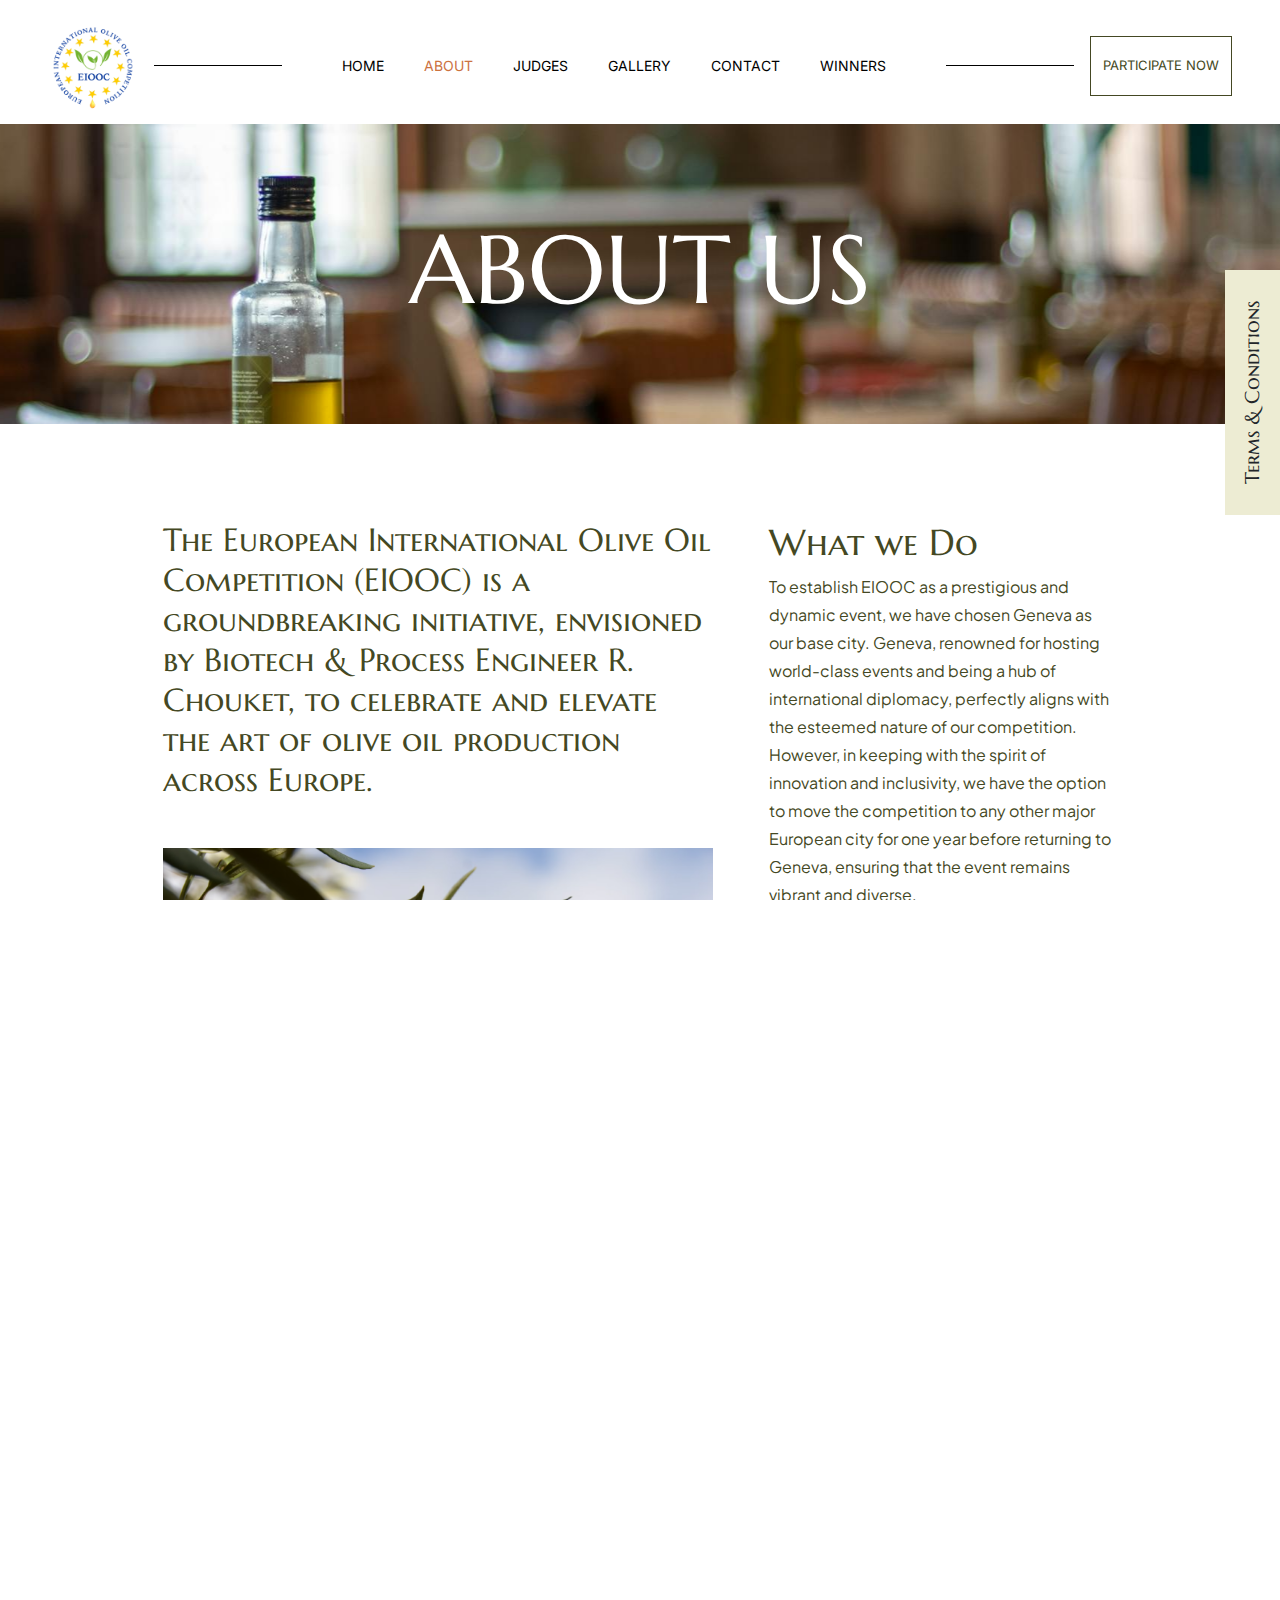
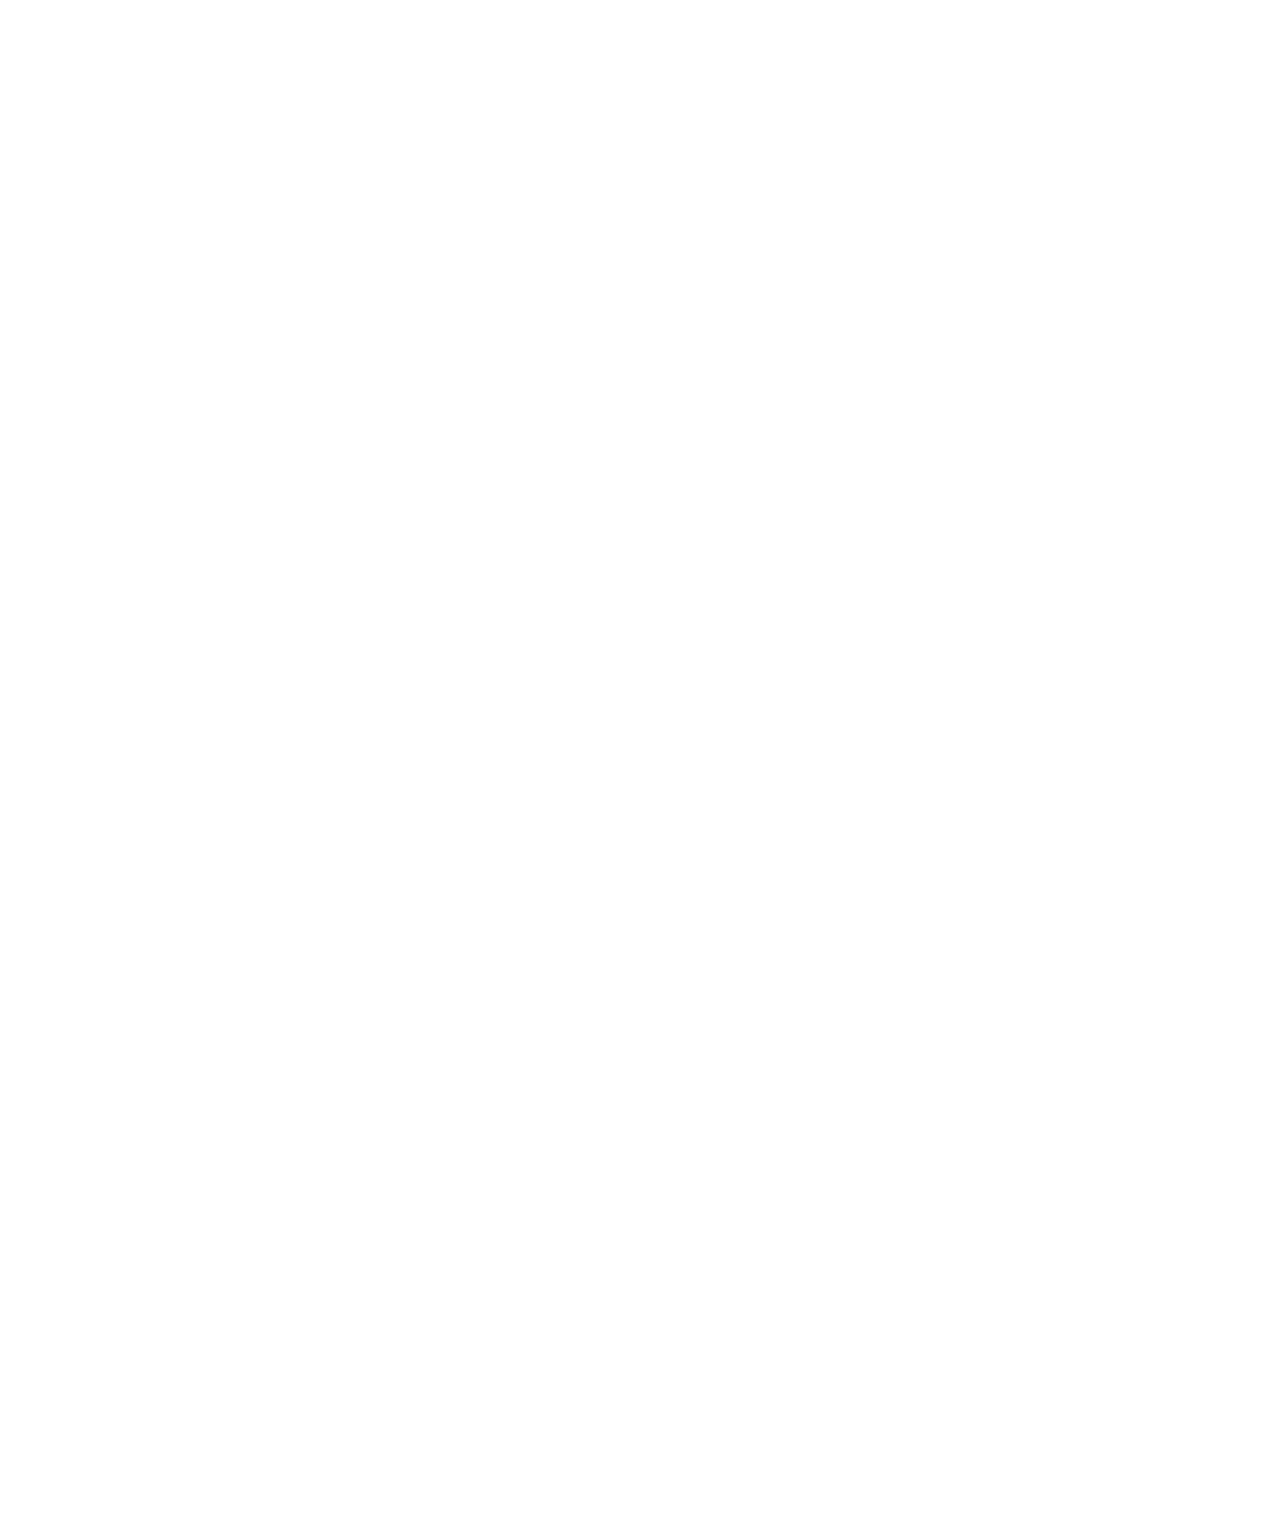
<file: about.html>
<!DOCTYPE html>
<html lang="en">

<head>
  <meta charset="UTF-8" />
  <meta name="viewport" content="width=device-width, initial-scale=1.0" />
  <title>EIOOC</title>
  <!-- CSS Files -->
  <link rel="stylesheet" href="assets/css/bootstrap.min.css" />
  <link rel="stylesheet" href="https://cdnjs.cloudflare.com/ajax/libs/font-awesome/6.6.0/css/all.min.css"
    integrity="sha512-Kc323vGBEqzTmouAECnVceyQqyqdsSiqLQISBL29aUW4U/M7pSPA/gEUZQqv1cwx4OnYxTxve5UMg5GT6L4JJg=="
    crossorigin="anonymous" referrerpolicy="no-referrer" />
  <link rel="stylesheet" href="assets/css/style.css" />
  <link rel="stylesheet" href="assets/css/responsive.css" />
</head>

<body>
  <div class="wrapper">
    <!-- NavBar -->
    <nav class="navbar navbar-expand-lg navbar-light px-3 px-md-5 pt-3">
      <div class="container-fluid p-0">
        <a class="navbar-brand" href="index.html">
          <img src="assets/images/logo.png" alt="Site-Logo" />
        </a>
        <!-- Custom Hamburger Icon -->
        <label class="hamburger d-block d-lg-none" for="menuToggle">
          <input id="menuToggle" type="checkbox" data-bs-toggle="collapse" data-bs-target="#collapsibleNavbar" />
          <svg viewBox="0 0 32 32">
            <path class="line line-top-bottom"
              d="M27 10 13 10C10.8 10 9 8.2 9 6 9 3.5 10.8 2 13 2 15.2 2 17 3.8 17 6L17 26C17 28.2 18.8 30 21 30 23.2 30 25 28.2 25 26 25 23.8 23.2 22 21 22L7 22">
            </path>
            <path class="line" d="M7 16 27 16"></path>
          </svg>
        </label>

        <!-- Collapsible Menu -->
        <div class="collapse navbar-collapse" id="collapsibleNavbar">
          <div class="left-line d-none d-lg-block"></div>
          <ul class="navbar-nav position-relative mx-auto gap-4 mt-4 mt-lg-0">
            <li class="nav-item">
              <a class="nav-link " href="index.html">Home</a>
            </li>
            <li class="nav-item">
              <a class="nav-link active" href="about.html">About</a>
            </li>
            <li class="nav-item">
              <a class="nav-link" href="#">Judges</a>
            </li>
            <li class="nav-item">
              <a class="nav-link" href="#">Gallery</a>
            </li>
            <li class="nav-item">
              <a class="nav-link" href="#">Contact</a>
            </li>
            <li class="nav-item">
              <a class="nav-link" href="#">Winners</a>
            </li>
          </ul>
          <div class="right-line me-3 d-none d-lg-block "></div>

          <!-- Button inside the collapse (only visible on small screens) -->
          <button class="btn nav-button d-lg-none mt-3 w-100">
            PARTICIPATE NOW
          </button>
        </div>

        <!-- Button outside the collapse (only visible on large screens) -->
        <button class="btn nav-button d-none d-lg-block fs-13">
          PARTICIPATE NOW
        </button>
      </div>
    </nav>

    <!-- Hero Section -->
    <div class="px-3 px-md-5 hero-section-about d-flex justify-content-center align-items-center">
      <h1 class="font-marcellus text-center fs-96 text-white ">ABOUT US</h1>

    </div>

    <!-- What we do -->
    <div class="what-we-do p-3 p-md-5 mt-5">
      <div class="row gx-0 gx-lg-3">
        <div class="col-lg-7">
          <div>
            <h2 class="font-marcellus olive-green heading2">
              The European International Olive Oil Competition (EIOOC) is a groundbreaking initiative, envisioned by
              Biotech & Process Engineer R. Chouket, to celebrate and elevate the art of olive oil production across
              Europe.
            </h2>
            <div class="mt-5">
              <img src="assets/images/leaves.png" alt="leaves" class="w-100" />
            </div>
          </div>
        </div>
        <div class="col-lg-5 ps-lg-5">
          <div>
            <h3 class="mt-4 mt-lg-0 olive-green heading2 font-marcellus">What we Do</h3>
            <p class="pb-5 heading3">
              To establish EIOOC as a prestigious and dynamic event, we have
              chosen Geneva as our base city. Geneva, renowned for hosting
              world-class events and being a hub of international diplomacy,
              perfectly aligns with the esteemed nature of our competition.
              However, in keeping with the spirit of innovation and
              inclusivity, we have the option to move the competition to any
              other major European city for one year before returning to
              Geneva, ensuring that the event remains vibrant and diverse.
            </p>
            <p class="heading3">
              As a competition that geographically spans the entire continent
              of Europe, the EIOOC distinguishes itself by its unparalleled
              preparation, distinctive format, and rich traditions.
            </p>
          </div>
        </div>
      </div>
    </div>
    <div class="bg-pink p-3 px-md-5 py-4">
      <div class="what-we-do ">
        <div class="row  gx-4">
          <div class="col-md-6 col-lg-4">
            <div>
              <h2 class="heading1 font-marcellus olive-green">“We love what we do,how we do it, and the people involved”
              </h2>
            </div>
          </div>
          <div class="col-md-6 col-lg-8">
            <div>
              <p class="heading3 olive-green">
                Our mission is to provide a prestigious platform for producers to showcase their finest products,
                inspire innovation, and drive excellence within the industry. To achieve this, we are exploring
                collaborations with several world-renowned organizations, further enhancing the global stature of the
                EIOOC.</p>
            </div>
          </div>
        </div>
      </div>
    </div>

    <div class="about-video-area overflow-hidden">
      <!-- Image Area -->
      <div class="position-relative">
        <div class="row d-flex justify-content-center">
          <div class="col-md-8 my-5">
            <img src="assets/images/about-video.png" alt="" class="w-100" />

          </div>
        </div>

        <div class="play-video" data-bs-toggle="modal" data-bs-target="#myModal">
          <img src="assets/images/play.svg" alt="playSvg" />
        </div>
      </div>
    </div>

    <!-- join this exciting jurney -->
    <div class="container-fluid px-0">
      <div class="row join-jurney mt-5 g-0">
        <div class="col-md-6 order-2 order-md-1">
          <img src="assets/images/about-join.png" alt="" srcset="" class="w-100 h-100 object-fit">

        </div>
        <div
          class="col-md-6 order-1 order-md-2 bg-light-green d-flex justify-content-center  flex-column py-5 p-4 p-lg-5">
          <div class=" d-flex justify-content-center align-items-center flex-column p-3 p-lg-5">
            <h2 class="font-marcellus text-white fs-3">
              Join us in this exciting journey as we celebrate the finest in European olive oil, with Geneva as our
              enduring base and the option to explore the richness of Europe's vibrant cities.
            </h2>
            <p class="text-white heading4 py-4 text-start">
              Geneva will serve as the heart of the European IOOC, fostering continuity and establishing a legacy of
              excellence. The option to explore other European cities allows us to bring the competition closer to olive
              oil producers across the continent, ensuring that EIOOC remains at the forefront of the international
              olive oil industry.
            </p>
          </div>
          <div class="d-flex justify-content-start px-3  px-md-5">
            <button class="btn  button-join  mt-3 p-3">
              TERMS & CONDITIONS
            </button>
          </div>



        </div>
      </div>

    </div>

    <!-- Foooter -->
    <footer class="container-fluid bg-light-yellow p-4">
      <div class="container">
        <div class="row pt-5 pb-4">
          <div class=" col-md-6 col-lg-3">
            <div class="footer-part1">


              <h3 class="heading2 font-marcellus olive-green mb-2">Get In Touch</h3>
              <div class="d-flex flex-column gap-2">
                <div class="d-flex align-items-center justify-content-start gap-3">
                  <i class="fa-solid fa-envelope"></i>
                  <p class="mb-0 heading4">
                    <a href="mailto:info@eiooc.com">info@eiooc.com</a>
                  </p>
                </div>
                <div class="d-flex align-items-center justify-content-start gap-3">
                  <i class="fa-solid fa-phone"></i>
                  <p class="mb-0 heading4">
                    <a href="tel:+46737788247">0046737788247</a>
                  </p>
                </div>
                <div class="d-flex align-items-center justify-content-start gap-3">
                  <i class="fa-solid fa-paper-plane"></i>
                  <p class="mb-0 heading4">
                    <a href="/contact">Contact Us</a>
                  </p>
                </div>
              </div>
            </div>
          </div>
          <div class="col-md-6">
            <div class="footer-part2 px-0 px-md-5">
              <h3 class="heading2 font-marcellus olive-green mb-2">Site Map</h3>
              <ul>
                <li>
                  <a href="index.html" class="heading4">Home</a>
                </li>
                <li>
                  <a href="about.html" class="heading4">About Us</a>
                </li>
                <li>
                  <a href="#" class="heading4">JUDGES</a>
                </li>
                <li>
                  <a href="#" class="heading4">Gallery</a>
                </li>
                <li>
                  <a href="#" class="heading4">Winners</a>
                </li>
                <li>
                  <a href="#" class="heading4">Terms & Conditions</a>
                </li>

              </ul>
            </div>
          </div>
          <div class="col-md-12 col-lg-3">
            <div class="footer-part3">
              <h3 class="heading2 font-marcellus olive-green mb-2">Our Socials</h3>
              <p>Join Our Social Media for Updates</p>
              <div class="d-flex gap-3">
                <div class="squre-icon">
                  <a href="https://www.facebook.com" target="_blank">
                    <i class="fa-brands fa-facebook-f"></i>
                  </a>
                </div>
                <div class="squre-icon">
                  <a href="https://www.instagram.com" target="_blank">
                    <i class="fa-brands fa-instagram"></i>
                  </a>
                </div>
                <div class="squre-icon">
                  <a href="https://www.linkedin.com" target="_blank">
                    <i class="fa-brands fa-linkedin-in"></i>
                  </a>
                </div>
                <div class="squre-icon">
                  <a href="https://www.twitter.com" target="_blank">
                    <i class="fa-brands fa-twitter"></i>
                  </a>
                </div>
              </div>

            </div>



          </div>
        </div>
      </div>

    </footer>
    <!-- Video Model -->
    <div class="modal fade" id="myModal" data-bs-backdrop="static" data-bs-keyboard="false">
      <div class="modal-dialog modal-dialog-centered">
        <div class="modal-content">
          <!-- Modal Header -->
          <i class="fa-solid fa-circle-xmark close z1" data-bs-dismiss="modal"></i>

          <!-- Modal body -->
          <div class="modal-body p-2">
            <iframe id="myVideo" class="w-100" height="300"
              src="https://www.youtube.com/embed/QNS09DQe0_w?autoplay=1&mute=1&si=luYJvDVNowm7fX6f"
              title="YouTube video player" frameborder="0"
              allow="accelerometer; autoplay; clipboard-write; encrypted-media; gyroscope; picture-in-picture; web-share"
              referrerpolicy="strict-origin-when-cross-origin" allowfullscreen></iframe>
          </div>
        </div>
      </div>
    </div>
    <!-- Term and Condition -->
    <div class="term_and_condition">
      <a href="terms-and-conditions.html" class="font-marcellus" aria-label="Terms and Conditions">Terms &
        Conditions</a>
    </div>
  </div>



  <!-- Javascript Files -->
  <script src="assets/js/bootstrap.min.js"></script>
  <script src="https://code.jquery.com/jquery-3.6.0.min.js"></script>
  <script src="assets/js/script.js"></script>
</body>

</html>
</file>
<file: assets/css/style.css>
/* Google Fonts */
@import url("https://fonts.googleapis.com/css2?family=Inter:ital,opsz,wght@0,14..32,100..900;1,14..32,100..900&display=swap");
@import url("https://fonts.googleapis.com/css2?family=Marcellus+SC&display=swap");
@import url("https://fonts.googleapis.com/css2?family=Plus+Jakarta+Sans:ital,wght@0,200..800;1,200..800&display=swap");
/* Most Common CSS Reset */

.font-marcellus {
  font-family: "Marcellus SC", serif;
  text-wrap: balance;
}
/* Color Variables */

:root {
  --white: #fff;
  --black: #000;
  --olive-green: #444823;
  --yellow: #cc723f;
  --light-yellow: #edecd3;
  --dark-gray: #1e1e1e;
}

.bg-pink {
  background: rgba(237, 236, 211, 0.5);
}
.bg-olive-green {
  background-color: var(--olive-green);
}
.bg-light-green {
  background: rgba(130, 144, 103, 1);
}
.bg-light-yellow {
  background-color: var(--light-yellow);
}

/* Color Variable Classes */
.olive-green {
  color: var(--olive-green);
}
.dark-gray {
  color: var(--dark-gray);
}
.fs-13 {
  font-size: 13px;
}
.fs-96 {
  font-size: clamp(45px, 8vw, 96px);
}

/* Custom font classes */
.heading1 {
  font-size: clamp(20px, 5vw, 64px);
}

.heading2 {
  font-size: clamp(22px, 3vw, 36px);
  font-weight: 400;
  line-height: 45.14px;
  text-align: left;
}

.heading3 {
  font-size: calc(14px, 2vw, 19px);
  font-family: "Plus Jakarta Sans", sans-serif;
  font-weight: 400;
  line-height: 28px;
  text-align: left;
  color: var(--olive-green);
}
.heading4 {
  font-size: calc(14px, 2vw, 19px);
  font-family: "Plus Jakarta Sans", sans-serif;
  font-weight: 400;
  line-height: 28px;
  text-align: center;
  color: var(--dark-gray);
}

html,
body {
  height: 100%;
  font-family: "Inter", sans-serif;
  background-color: #ffffff;
  overflow-x: hidden;
}

img,
video {
  max-width: 100%;
  height: auto;
}

ol,
ul {
  list-style: none;
}

a {
  text-decoration: none;
  color: inherit;
}
button:focus {
  box-shadow: none !important;
}
.z1 {
  z-index: 111;
}

/* Home Page */
.wrapper {
  max-width: 1920px;
  margin: 0 auto;
}
nav .navbar-brand img {
  max-width: 90px;
  min-height: 90px;
}

.navbar-light .navbar-nav .nav-link {
  font-size: 14px;
  font-weight: 400;
  line-height: 19.36px;
  text-align: left;
  color: var(--black);
  text-transform: uppercase;
}

.navbar-light .navbar-nav .nav-link.active {
  color: var(--yellow);
}

.nav-button {
  border: 1px solid var(--olive-green);
  color: #444823;
  border-radius: 0px !important;
  height: 60px !important;
}

.nav-button:hover {
  border: 1px solid var(--olive-green);
  color: var(--white);
  background: var(--olive-green);
}

.left-line,
.right-line {
  width: 15vw;
  height: 1px;
  background: black;
}

/* Custom Hamburger Icon */

.hamburger {
  cursor: pointer;
}

.hamburger input {
  display: none;
}

.hamburger svg {
  height: 3em;
  transition: transform 600ms cubic-bezier(0.4, 0, 0.2, 1);
}

.line {
  fill: none;
  stroke: var(--olive-green);
  stroke-linecap: round;
  stroke-linejoin: round;
  stroke-width: 3;
  transition: stroke-dasharray 600ms cubic-bezier(0.4, 0, 0.2, 1),
    stroke-dashoffset 600ms cubic-bezier(0.4, 0, 0.2, 1);
}

.line-top-bottom {
  stroke-dasharray: 12 63;
}

.hamburger input:checked + svg {
  transform: rotate(-45deg);
}

.hamburger input:checked + svg .line-top-bottom {
  stroke-dasharray: 20 300;
  stroke-dashoffset: -32.42;
}

/* Hero section */

.hero-section h2 {
  font-weight: 400;
  line-height: 1.25;
  text-align: left;
}
.carousel-indicators {
  gap: 10px;
}
.carousel-indicators [data-bs-target] {
  width: 15px;
  height: 15px;
  border-radius: 50%;
}

/* What we do */
.what-we-do {
  max-width: 1050px;
  margin: 0 auto;
}

.what-we-do h2 {
  font-size: clamp(20px, 3vw, 32px);
  font-weight: 400;
  line-height: 1.25;
  text-align: left;
}
#our-awards::after {
  content: "";
  width: 50px;
  height: 1px;
  background: var(--black);
  position: absolute;
  top: 50%;
  left: -11px;
  transform: translateY(-50%);
}

/* Play Video */
.play-video {
  width: 120px;
  height: 120px;
  border-radius: 50%;
  background: var(--white);
  display: flex;
  justify-content: center;
  align-items: center;
  position: absolute;
  top: 50%;
  left: 0;
  right: 0;
  margin: 0 auto;
  transform: translateY(-50%);
  border: 1px solid var(--white);
  cursor: pointer;
}
.close {
  cursor: pointer;
  display: flex;
  justify-content: center;
  align-items: center;
  position: absolute;
  right: 0px;
  top: -41px;
  font-size: 35px;
  color: red;
}
.close img {
  cursor: pointer;
}

/* EXPLORE OUR CATEGORIES */
.card {
  min-height: 300px;
  border: 1px solid #cc723f;
  border-radius: 0px !important;
}
.card:first-child {
  border-right: 0px;
}
.card-light-yellow {
  background: #edecd3;
}
.card h3 {
  font-size: clamp(20px, 3vw, 32px);
  font-weight: 400;
  line-height: 1.25;
}
/* Footer */
.footer-part1 {
  background-image: url("../images/footer-bg-removebg-preview.png");
  background-size: contain;
  background-repeat: no-repeat;
  background-position: bottom;
}
footer .footer-part1 {
  min-height: 230px;
}
footer ul li {
  list-style: square;
}
footer .footer-part2 {
  border-left: 1px solid rgba(30, 30, 30, 0.5);
  border-right: 1px solid rgba(30, 30, 30, 0.5);
  text-transform: uppercase;
}
footer .squre-icon {
  width: 45px;
  height: 45px;
  border: 1px solid rgba(68, 72, 35, 1);
  display: flex;
  justify-content: center;
  align-items: center;
  cursor: pointer;
}
footer .squre-icon i {
  font-size: 20px;
  color: var(--olive-green);
}
footer .squre-icon:hover {
  background: var(--olive-green);
}
footer .squre-icon:hover i {
  color: var(--white);
}

/* about css */

/* hero section */
.hero-section-about {
  height: 300px;
  background-image: url("../images/bg-about.png");
  background-repeat: no-repeat;
  background-size: cover;
  background-position: center;
}

.about-video-area {
  height: 600px;
  background: linear-gradient(
    to bottom,
    rgba(237, 236, 211, 0.5) 50%,
    #ffffff 50%
  );
}

/* join-this-jurney */
.button-join {
  border: 1px solid var(--white);
  color: var(--white);
  border-radius: 0px;
}
.button-join:hover {
  background: var(--white);
}
.object-fit {
  object-fit: cover;
}

/* cresoul css */
.owl-carousel .item {
  display: flex;
  justify-content: center;
  align-items: center;
  height: 100%;
}

.owl-carousel .item img {
  width: 100%;
  max-width: 100%;
}

.cerosoul-btn {
  display: flex;
  justify-content: center;
  align-items: center;
  gap: 10px;
}

.cerosoul-btn .btn {
  width: 50px;
  height: 50px;
  border-radius: 50%;
  display: flex;
  justify-content: center;
  align-items: center;
  /* Adjust color as needed */
  color: rgb(0, 0, 0);
  border: none;
  cursor: pointer;
  font-size: 20px;
  position: relative;
}

.cerosoul-btn .btn.owl-prev::before {
  content: ""; /* Left arrow */
  font-size: 20px;
}
.cerosoul-btn .btn:hover {
  background: var(--light-yellow);
}

.cerosoul-btn .btn.owl-next::before {
  content: ""; /* Right arrow */
  font-size: 20px;
}

.cerosoul-btn .btn.owl-prev {
  border: 1px solid var(--black);
}

.cerosoul-btn .btn.owl-next {
  border: 1px solid var(--black);
}

/* Term and condition fix button */
.term_and_condition {
  position: fixed;
  top: 30%; /* Move to the bottom */
  right: 0;
  background: var(--light-yellow);
  padding: 10px 0;
  width: 55px;
  height: 245px;
  text-align: center;
  cursor: pointer;
  box-sizing: border-box;
  display: flex;
  justify-content: center;
  align-items: center;
}
.term_and_condition a {
  writing-mode: tb;
  font-size: 20px;
  transform: rotate(180deg);
}
</file>
<file: assets/css/responsive.css>
@media only screen and (max-width: 1360px) {
  .left-line,
  .right-line {
    width: 10vw;
    height: 1px;
    background: black;
  }
}
@media only screen and (max-width: 1200px) {
  .left-line,
  .right-line {
    width: 5vw;
    height: 1px;
    background: black;
  }
}

@media only screen and (max-width: 991px) {
  .card:first-child {
    border: 1px solid #cc723f;
  }
}
@media only screen and (max-width: 767px) {
  .play-video {
    width: 70px;
    height: 70px;
  }
  .footer-part2 {
    border-left: 0px !important;
    border-right: 0px !important;
  }
  .about-video-area {
    height: 400px;
  }
}
@media only screen and (max-width: 567px) {
  nav .navbar-brand img {
    max-width: 60px;
    min-height: 60px;
  }
  .play-video {
    width: 70px;
    height: 70px;
  }
}
</file>
